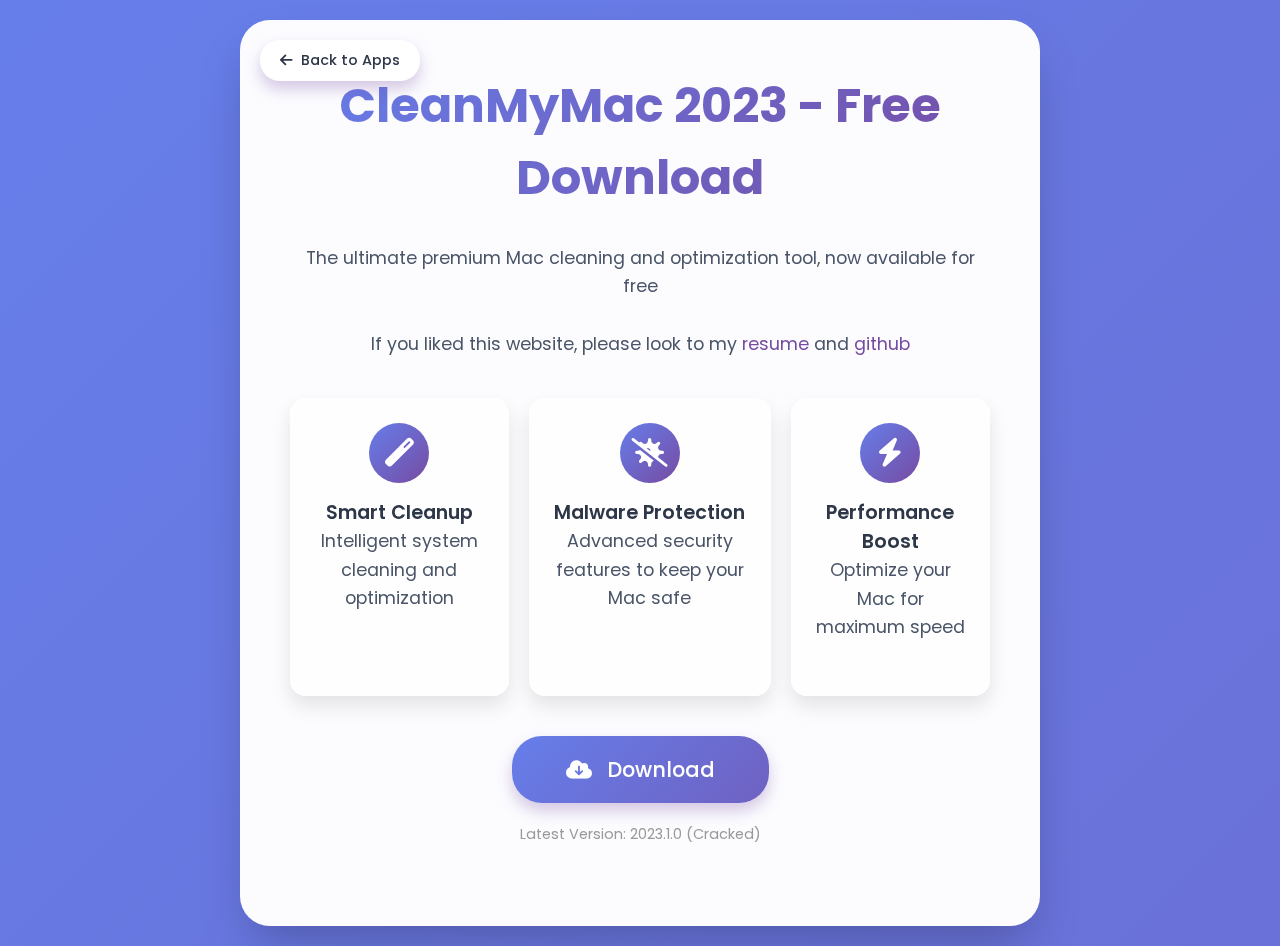
<file: cmm.html>
<!DOCTYPE html>
<html lang="en">
<head>
    <meta charset="UTF-8">
    <meta name="viewport" content="width=device-width, initial-scale=1.0">
    <meta name="description" content="Download CleanMyMac 2023 - The most powerful Mac cleaning and optimization software. Smart cleanup, malware protection, and performance boost. Get the latest cracked version for free.">
    <meta name="keywords" content="CleanMyMac 2023, CleanMyMac Cracked, download CleanMyMac, CleanMyMac for Mac, Mac cleanup, Mac optimization, CleanMyMac latest version, CleanMyMac free, CleanMyMac full version">
    <meta property="og:title" content="Download CleanMyMac 2023 - Mac Cleaning & Optimization Tool">
    <meta property="og:description" content="Get CleanMyMac 2023 - The most powerful Mac cleaning and optimization software. Download the full version with smart cleanup, malware protection and performance boost.">
    <meta property="og:type" content="website">
    <meta name="robots" content="index, follow">
    <title>Download CleanMyMac 2023 | Free Mac Cleaning Software</title>
    <link rel="stylesheet" href="index.css">
    <link href="https://unpkg.com/aos@2.3.1/dist/aos.css" rel="stylesheet">
    <link href="https://fonts.googleapis.com/css2?family=Poppins:wght@400;500;600;700&display=swap" rel="stylesheet">
    <link rel="canonical" href="https://byteme6.github.io/EverydayApps/cmm.html">
    <link rel="stylesheet" href="https://cdnjs.cloudflare.com/ajax/libs/font-awesome/6.0.0/css/all.min.css">
    <meta name="google-site-verification" content="ePbO622DfYT7Ee7_NIq7YhCIVMP_ZNZyn-IwFNafTpw" />
    <script type="application/ld+json">
    {
      "@context": "https://schema.org",
      "@type": "SoftwareApplication",
      "name": "CleanMyMac 2023",
      "operatingSystem": "macOS",
      "applicationCategory": "UtilitySoftware",
      "applicationSubCategory": "System Optimization",
      "offers": {
        "@type": "Offer",
        "price": "0",
        "priceCurrency": "USD"
      },
      "description": "Professional Mac cleaning and optimization software with smart cleanup, malware protection and performance boost features"
    }
    </script>
</head>
<body>
    <div class="container">
        <div class="content">
            <a href="index.html" class="back-link">
                <i class="fas fa-arrow-left"></i>
                Back to Apps
            </a>
            <h1 data-aos="fade-up">CleanMyMac 2023 - Free Download</h1>
            <p data-aos="fade-up" data-aos-delay="100">The ultimate premium Mac cleaning and optimization tool, now available for free</p>
            <p data-aos="fade-up" data-aos-delay="300">If you liked this website, please look to my <a href="https://byteme6.github.io/resume-yura/" target="_blank">resume</a> and <a href="https://github.com/ByteMe6" target="_blank">github</a></p>
            <div class="features">
                <div class="feature" data-aos="fade-up" data-aos-delay="200">
                    <div class="feature-icon">
                        <i class="fas fa-magic"></i>
                    </div>
                    <h3>Smart Cleanup</h3>
                    <p>Intelligent system cleaning and optimization</p>
                </div>
                <div class="feature" data-aos="fade-up" data-aos-delay="300">
                    <div class="feature-icon">
                        <i class="fas fa-virus-slash"></i>
                    </div>
                    <h3>Malware Protection</h3>
                    <p>Advanced security features to keep your Mac safe</p>
                </div>
                <div class="feature" data-aos="fade-up" data-aos-delay="400">
                    <div class="feature-icon">
                        <i class="fas fa-bolt"></i>
                    </div>
                    <h3>Performance Boost</h3>
                    <p>Optimize your Mac for maximum speed</p>
                </div>
            </div>
            <a href="https://drive.google.com/file/d/1CRrcdmUPNMnxB2w_aCZevUOlul54v0Xb/view?usp=sharing" class="download-btn" data-aos="zoom-in" data-aos-delay="500" download>
                <i class="fas fa-cloud-download-alt"></i>
                Download
            </a>
            <p class="version" data-aos="fade-up" data-aos-delay="600">Latest Version: 2023.1.0 (Cracked)</p>
        </div>
    </div>
    <script src="https://unpkg.com/aos@2.3.1/dist/aos.js"></script>
    <script src="index.js"></script>
</body>
</html>
</file>
<file: index.css>
:root {
    --primary-color: #667eea;
    --secondary-color: #764ba2;
    --text-dark: #2d3748;
    --text-medium: #4a5568;
    --text-light: #999;
    --white: #fff;
    --gradient: linear-gradient(135deg, var(--primary-color) 0%, var(--secondary-color) 100%);
    --shadow-sm: 0 8px 15px rgba(118, 75, 162, 0.3);
    --shadow-md: 0 10px 20px rgba(0, 0, 0, 0.1);
    --shadow-lg: 0 20px 40px rgba(0, 0, 0, 0.2);
    --transition: all 0.3s ease;
}

* {
    margin: 0;
    padding: 0;
    box-sizing: border-box;
    font-family: 'Poppins', sans-serif;
}

a{
    color: var(--secondary-color);
    text-decoration: none;
    font-family: poppins;
}

.container {
    min-height: 100vh;
    display: flex;
    justify-content: center;
    align-items: center;
    background: var(--gradient);
    padding: 20px;
    background-size: 400% 400%;
    animation: gradient 15s ease infinite;
}

@keyframes gradient {
    0% { background-position: 0% 50%; }
    50% { background-position: 100% 50%; }
    100% { background-position: 0% 50%; }
}

.content {
    background: rgba(255, 255, 255, 0.98);
    padding: 50px;
    border-radius: 30px;
    text-align: center;
    box-shadow: 0 25px 50px -12px rgba(0, 0, 0, 0.25);
    max-width: 800px;
    width: 100%;
    position: relative;
    backdrop-filter: blur(20px);
    overflow: visible !important;
}

h1 {
    font-size: 3em;
    background: var(--gradient);
    -webkit-background-clip: text;
    background-clip: text;
    color: transparent;
    margin-bottom: 30px;
}

p {
    color: var(--text-medium);
    margin-bottom: 30px;
    font-size: 1.1em;
    line-height: 1.6;
}

.features {
    display: flex;
    justify-content: space-around;
    margin: 40px 0;
    gap: 20px;
}

.feature {
    padding: 25px;
    border-radius: 16px;
    background: rgba(255, 255, 255, 0.8);
    box-shadow: var(--shadow-md);
    transition: var(--transition);
}

.feature:hover {
    transform: translateY(-5px);
    box-shadow: 0 12px 20px rgba(0, 0, 0, 0.15);
}

.feature-icon {
    background: var(--gradient);
    width: 60px;
    height: 60px;
    border-radius: 50%;
    display: flex;
    align-items: center;
    justify-content: center;
    margin: 0 auto 15px;
}

.feature i {
    font-size: 1.8em;
    color: var(--white);
}

.feature h3 {
    color: var(--text-dark);
    font-size: 1.2em;
    font-weight: 600;
}

.download-btn {
    display: inline-block;
    padding: 18px 54px;
    background: var(--gradient);
    color: var(--white);
    text-decoration: none;
    border-radius: 30px;
    font-size: 1.3em;
    font-weight: 500;
    transition: all 0.5s ease;
    box-shadow: var(--shadow-sm);
    background-size: 200% auto;
    background-position: 0% 0%;
}

.download-btn:hover {
    background-position: 100% 0%;
    transform: translateY(-5px);
    box-shadow: 0 20px 30px rgba(118, 75, 162, 0.5);
}

.download-btn i {
    margin-right: 10px;
}

.version {
    font-size: 0.9em;
    color: var(--text-light);
    margin-top: 20px;
}

@media (max-width: 600px) {
    .features {
        flex-direction: column;
    }
    
    .feature {
        margin-bottom: 20px;
    }
}

.apps-grid {
    display: grid;
    grid-template-columns: repeat(auto-fit, minmax(300px, 1fr));
    gap: 25px;
    margin: 40px 0;
    padding: 10px;
}

.app-card {
    background: rgba(255, 255, 255, 0.95);
    padding: 30px;
    border-radius: 24px;
    text-decoration: none;
    transition: var(--transition);
    display: flex;
    flex-direction: column;
    align-items: center;
    text-align: center;
    box-shadow: var(--shadow-md);
    position: relative;
    overflow: hidden;
}

.app-card::before {
    content: '';
    position: absolute;
    top: 0;
    left: 0;
    right: 0;
    height: 4px;
    background: var(--gradient);
    opacity: 0;
    transition: var(--transition);
}

.app-card:hover {
    transform: translateY(-5px);
    box-shadow: var(--shadow-lg);
}

.app-card:hover::before {
    opacity: 1;
}

.card-icon {
    background: var(--gradient);
    width: 90px;
    height: 90px;
    border-radius: 50%;
    display: flex;
    align-items: center;
    justify-content: center;
    margin-bottom: 25px;
    box-shadow: var(--shadow-sm);
}

.app-card i {
    font-size: 2.8em;
    color: var(--white);
}

.app-card h3 {
    color: var(--text-dark);
    margin-bottom: 15px;
    font-size: 1.8em;
    font-weight: 600;
}

.learn-more {
    color: var(--secondary-color);
    font-weight: 600;
    margin-top: auto;
    padding-top: 20px;
    transition: color 0.3s ease;
    font-size: 1.1em;
}

.learn-more:hover {
    color: var(--primary-color);
}

.coming-soon {
    opacity: 0.6;
    cursor: not-allowed;
    background: rgba(255, 255, 255, 0.8);
}

.coming-soon:hover {
    transform: none;
    box-shadow: var(--shadow-md);
}

.coming-soon::before {
    display: none;
}

@media (max-width: 1024px) {
    .content {
        padding: 30px;
        margin: 15px;
    }

    h1 {
        font-size: 2.5em;
    }
}

@media (max-width: 768px) {
    .content {
        padding: 25px;
    }

    h1 {
        font-size: 2em;
        margin-bottom: 20px;
    }

    p {
        font-size: 1rem;
        margin-bottom: 20px;
    }

    .download-btn {
        padding: 15px 40px;
        font-size: 1.1em;
    }
}

@media (max-width: 480px) {
    .content {
        padding: 20px;
        border-radius: 20px;
    }

    h1 {
        font-size: 1.8em;
    }

    .download-btn {
        padding: 12px 30px;
        font-size: 1em;
        width: 100%;
    }

    .feature {
        padding: 15px;
    }

    .feature-icon {
        width: 50px;
        height: 50px;
    }

    .feature i {
        font-size: 1.5em;
    }

    .feature h3 {
        font-size: 1.1em;
    }

    .app-card {
        padding: 20px;
    }

    .card-icon {
        width: 70px;
        height: 70px;
    }

    .app-card h3 {
        font-size: 1.4em;
    }

    .learn-more {
        font-size: 1em;
    }
}

.back-link {
    position: absolute !important;
    top: 20px !important;
    left: 20px !important;
    right: auto !important;
    margin-right: auto !important;
    background: var(--white);
    color: var(--text-dark);
    padding: 10px 20px;
    border-radius: 20px;
    display: inline-flex;
    align-items: center;
    gap: 8px;
    font-size: 0.9rem;
    font-weight: 500;
    box-shadow: var(--shadow-sm);
    transition: var(--transition);
    z-index: 999;
    width: auto !important;
    text-align: left !important;
}

.back-link:hover {
    transform: translateX(-5px);
    box-shadow: var(--shadow-md);
    color: var(--primary-color);
}

@media (max-width: 768px) {
    .back-link {
        left: 15px !important;
    }
}
a{
    transition: var(--transition);
}
a:hover{
    color: var(--secondary-color);
}
</file>
